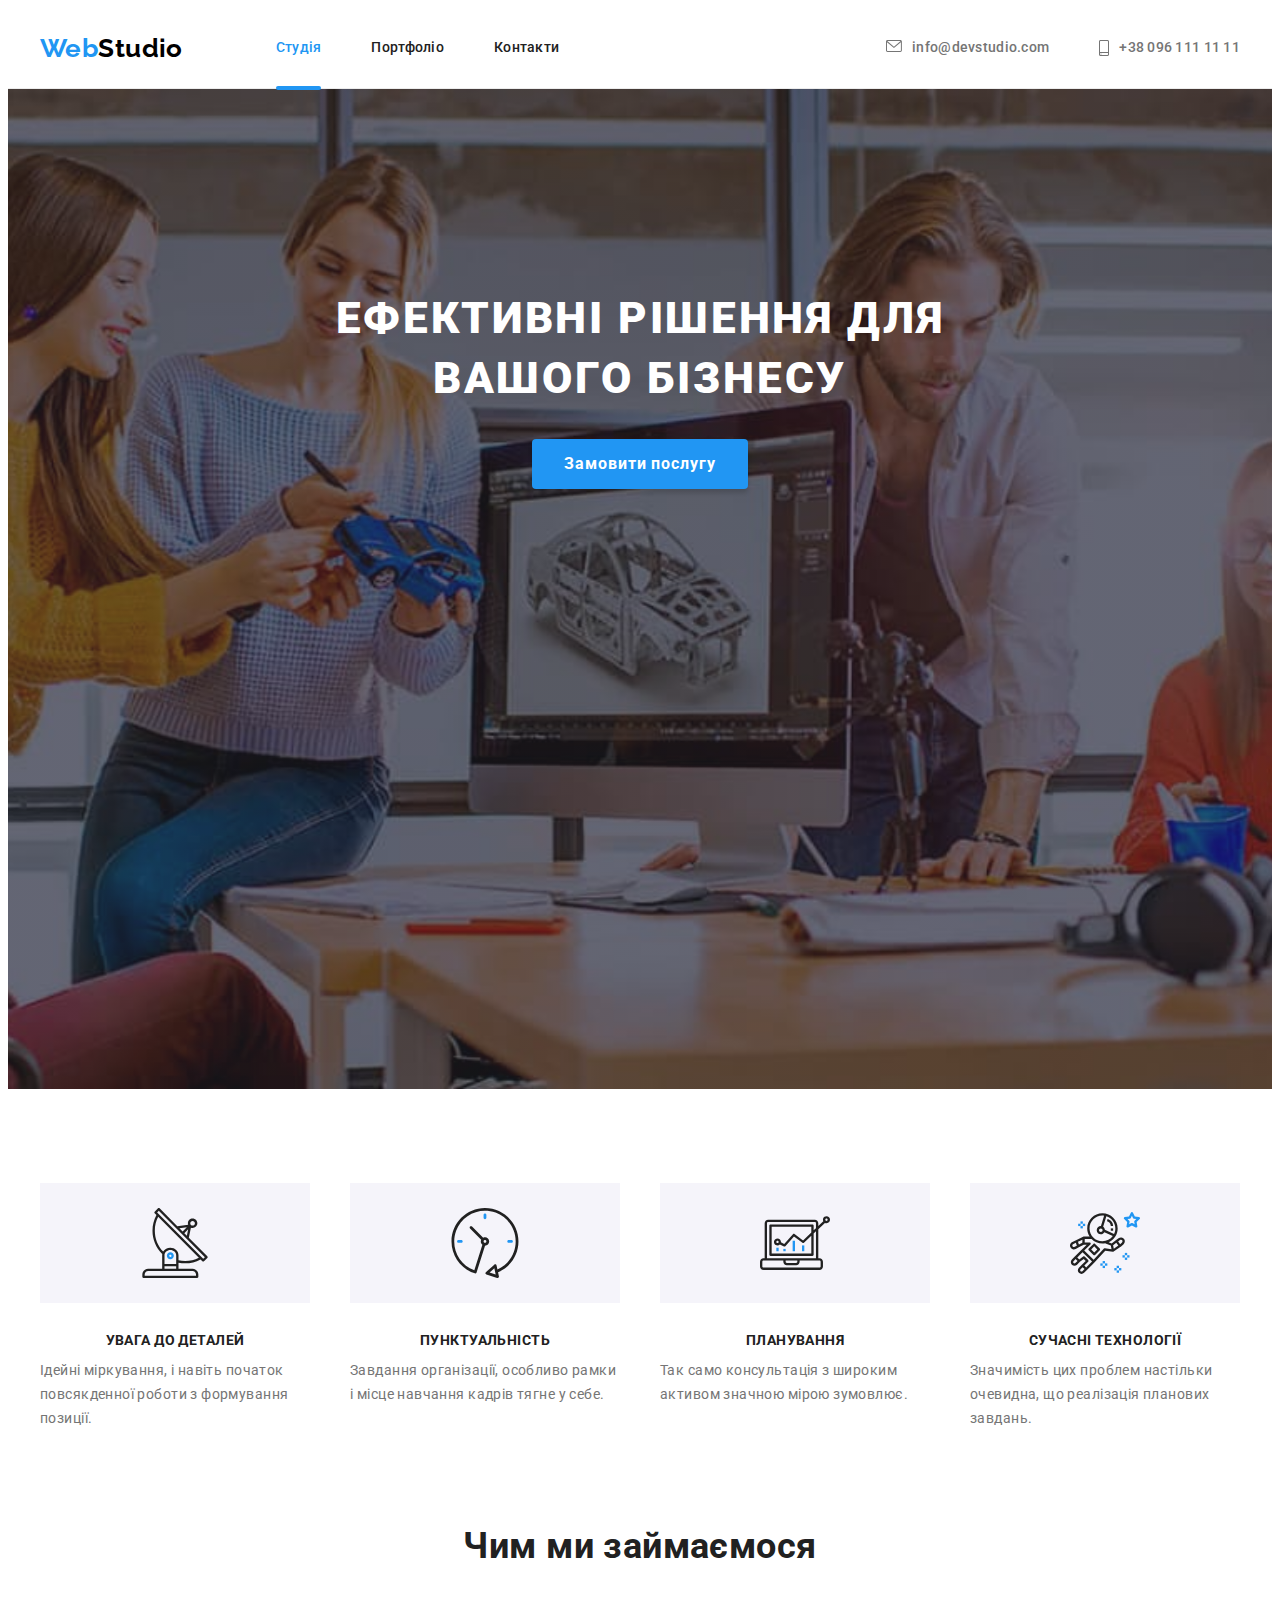
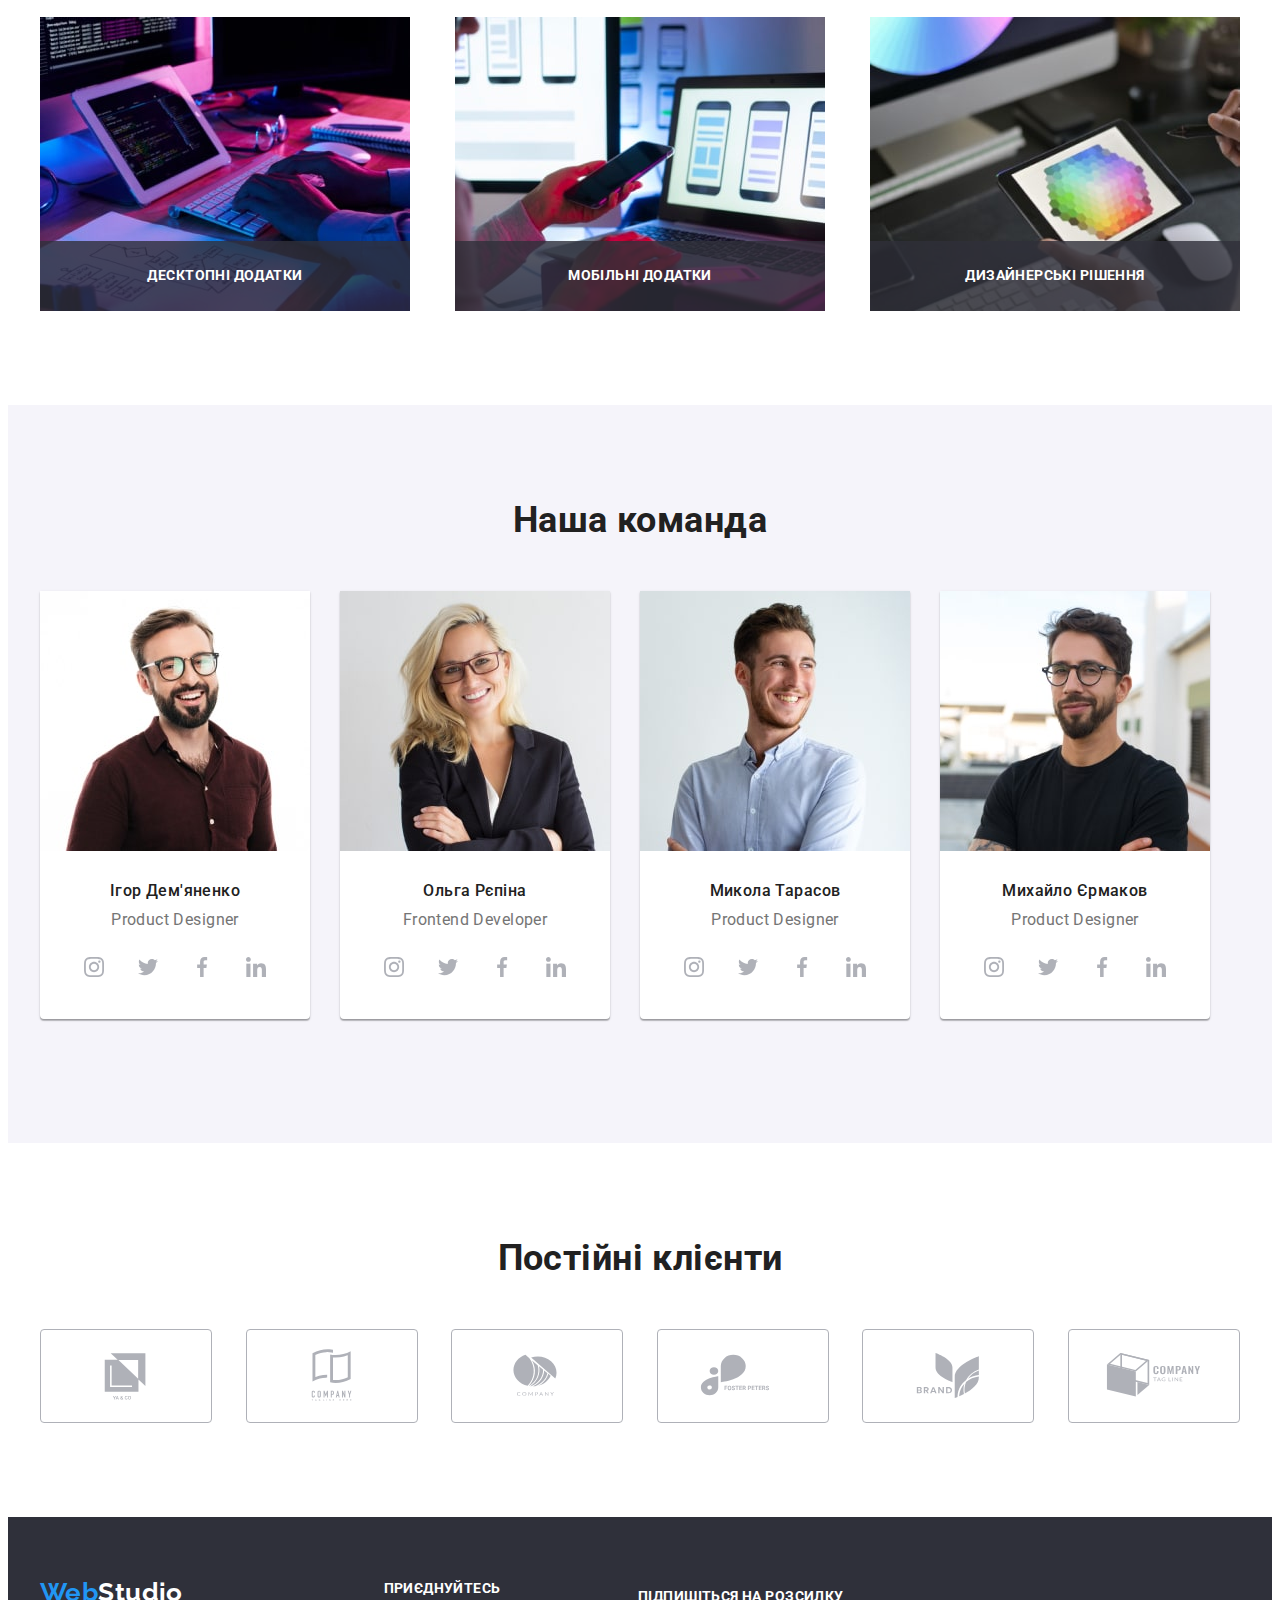
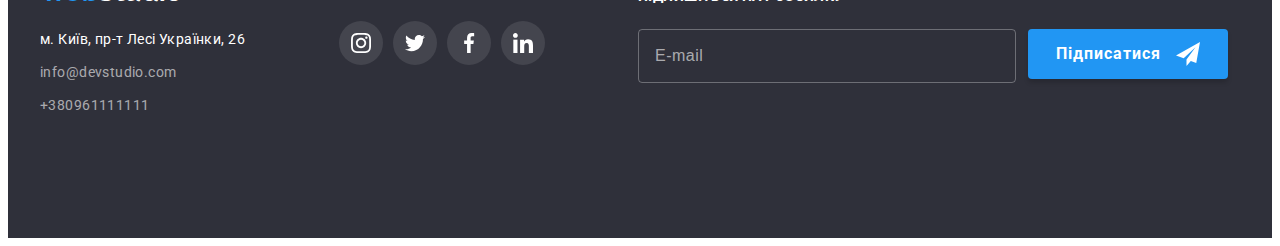
<file: index.html>
<!DOCTYPE html>
<html lang="uk">
  <head>
    <meta charset="UTF-8" />
    <meta http-equiv="X-UA-Compatible" content="IE=edge" />
    <meta name="viewport" content="width=device-width, initial-scale=1.0" />
    <title>WebStudio</title>
    <link
      rel="stylesheet"
      href="https://cdnjs.cloudflare.com/ajax/libs/modern-normalize/1.1.0/modern-normalize.min.css"
      integrity="sha512-wpPYUAdjBVSE4KJnH1VR1HeZfpl1ub8YT/NKx4PuQ5NmX2tKuGu6U/JRp5y+Y8XG2tV+wKQpNHVUX03MfMFn9Q=="
      crossorigin="anonymous"
      referrerpolicy="no-referrer"
    />
    <link rel="preconnect" href="https://fonts.googleapis.com" />
    <link rel="preconnect" href="https://fonts.gstatic.com" crossorigin />
    <link
      href="https://fonts.googleapis.com/css2?family=Raleway:wght@700&family=Roboto:wght@400;500;700;900&display=swap"
      rel="stylesheet"
    />
    <link rel="stylesheet" href="./css/main.min.css">
  </head>

  <body>
    <!-- header -->
    <header class="header__line">
      <div class="header container">
        <nav class="header">
          <a lang="en" href="./index.html" class="logo header__logo--position"
            >Web<span class="header__logo--color">Studio</span></a
          >
          <ul class="nav">
            <li class="nav__li">
              <a class="nav__link current" href="./index.html">Студія</a>
            </li>
            <li class="nav__li">
              <a class="nav__link" href="./portfolio.html">Портфоліо</a>
            </li>
            <li class="nav__li">
              <a class="nav__link" href="#">Контакти</a>
            </li>
          </ul>
        </nav>
        <ul class="auth">
          <li class="header__auth">
            <a class="auth__link" href="mailto:info@devstudio.com">
              <svg width="16" height="12" class="icon icon-position">
                <use href="./images/icons.svg#icon-envelope"></use>
              </svg>
              info@devstudio.com</a
            >
          </li>
          <li class="header__auth">
            <a class="auth__link" href="tel:+380961111111">
              <svg width="10" height="16" class="icon icon-position">
                <use href="./images/icons.svg#icon-smartphone"></use>
              </svg>
              +38 096 111 11 11</a
            >
          </li>
        </ul>

        <button class="burger" type="button" aria-expanded="false" aria-controls="mobile" data-menu-button> 
          <svg width="40" height="40">
          <use  class="burger__icon" href="./images/icons.svg#icon-burger"></use>
          <use  class="burger__close" href="./images/icons.svg#icon-menu-close"></use>
        </svg>
      </button>
      </div>

            <!-- mobile-modal -->
           <div class="mobile" data-menu>
              <div class="mobile-flex">
              
                <nav class="mobile__menu">
                  <ul class="mobile__nav">
                    <li class="mobile__li">
                      <a class="mobile__link active" href="./index.html">Студія</a>
                    </li>
                    <li class="mobile__li">
                      <a class="mobile__link" href="./portfolio.html">Портфоліо</a>
                    </li>
                    <li class="mobile__li">
                      <a class="mobile__link" href="#">Контакти</a>
                    </li>
                  </ul>
                </nav>
                <div>
                <ul class="mobile__auth">
                  <li class="mobile__contacts">
                    <a class="contacts__link contacts__link--colored" href="tel:+380961111111">
                      +38 096 111 11 11</a
                    >
                  </li>
                  <li class="mobile__contacts">
                    <a class="contacts__link " href="mailto:info@devstudio.com">
                      info@devstudio.com</a
                    >
                  </li>
                </ul>

                <ul class="social__lists">
                  <li class="social__link"> <a href="#"></a>Instagram</li>
                  <li class="social__link"> <a href="#"></a>Twitter</li>
                  <li class="social__link"> <a href="#"></a>Facebook</li>
                  <li class="social__link"> <a href="#"></a>LinkedIn</li>
                </ul>
                </div>
             </div>
          </div>
    </header>
    <!-- main -->
    <main>
      <!-- hero -->
      <section class="hero__background">
        <div class="hero__wrap container">
          <h1 class="hero__tittle hero__tittle-position">Ефективні рішення для вашого бізнесу</h1>
          <button data-modal-open type="button" class="button">Замовити послугу</button>
        </div>
      </section>

      <!-- benefits -->
      <section>
        <div class="container">
          <h2 class="visually-hidden">Наші переваги</h2>
          <ul class="benefits">
            <li class="benefits__list">
              <div class="benefits-wrap">
                <div class="benefits__icon">
                  <svg width="70" height="70">
                    <use href="./images/icons.svg#icon-antenna"></use>
                  </svg>
                </div>
                <h3 class="benefits__title">Увага до деталей</h3>
                <p>
                  Ідейні міркування, і навіть початок повсякденної роботи з
                  формування позиції.
                </p>
              </div>
            </li>

            <li class="benefits__list">
              <div class="benefits-wrap">
                <div class="benefits__icon">
                  <svg width="70" height="70">
                    <use href="./images/icons.svg#icon-clock"></use>
                  </svg>
                </div>
                <h3 class="benefits__title">Пунктуальність</h3>
                <p>
                  Завдання організації, особливо рамки і місце навчання кадрів
                  тягне у себе.
                </p>
              </div>
            </li>

            <li class="benefits__list">
              <div class="benefits-wrap">
                <div class="benefits__icon">
                  <svg width="70" height="70">
                    <use href="./images/icons.svg#icon-diagram"></use>
                  </svg>
                </div>
                <h3 class="benefits__title">Планування</h3>
                <p>
                  Так само консультація з широким активом значною мірою
                  зумовлює.
                </p>
              </div>
            </li>

            <li class="benefits__list">
              <div class="benefits-wrap">
                <div class="benefits__icon">
                  <svg width="70" height="70">
                    <use href="./images/icons.svg#icon-astronaut"></use>
                  </svg>
                </div>
                <h3 class="benefits__title">Сучасні технології</h3>
                <p>
                  Значимість цих проблем настільки очевидна, що реалізація
                  планових завдань.
                </p>
              </div>
            </li>
          </ul>
        </div>
      </section>
      <!-- our occupations -->
      <section class="section occupations-wrap">
        <div class="container">
          <h2 class="section__title">
            Чим ми займаємося
          </h2>
          <ul class="occupations">
            <li>
              <div class="occupations-thumb">
                <img
                srcset="./images/desctop-app-min.jpg 1x, ./images/desctop-app@2x-min.jpg 2x"
                src="./images/desctop-app-min.jpg"
                alt="людина набирає код"
                width="370"
                height="294"
              />
              <div class="occupations__description">
                <h3 class="occupations__tittle">Десктопні додатки</h3>
              </div>
              </div>
            </li>
            <li>
              <div class="occupations-thumb">
              <img
              srcset="./images/mobile-app-min.jpg 1x, ./images/mobile-app@2x-min.jpg 2x"
              src="./images/mobile-app-min.jpg"
                alt="жінка тримає телефон"
                width="370"
                height="294"
              />
              <div class="occupations__description">
                <h3 class="occupations__tittle">Мобільні додатки</h3>
              </div>
              </div>
            </li>
            <li>
              <div class="occupations-thumb">
              <img
              srcset="./images/designer-desisions-min.jpg 1x, ./images/designer-desisions@2x-min.jpg 2x"
              src="./images/designer-desisions-min.jpg"
                alt="людина обирає колір на планшеті"
                width="370"
                height="294"
              />
              <div class="occupations__description">
                <h3 class="occupations__tittle">Дизайнерські рішення</h3>
              </div>
              </div>
            </li>
          </ul>
        </div>
      </section>
      <!-- our team -->
      <section class="section team">
        <div class="container">
          <h2 class="section__title">Наша команда</h2>
          <ul class="team__list">
            <li class="team__position">
              <div class="team__box">
                <picture>
                  <source
                  srcset="./images/igor-min.jpg 1x, 
                  ./images/igor@2x-min.jpg 2x"
                  media="(min-width:1200px)"/>
                  <source srcset="./images/tablet/igor-min.jpg 1x, 
                  ./images/tablet/igor@2x-min.jpg 2x" 
                  media="(min-width:768px)"/>
                  <source srcset="./images/mobile/igor-min.jpg 1x, 
                  ./images/mobile/igor@2x-min.jpg 2x"
                   media="(max-width:767px)"/>
                <img
                  src="./images/igor-min.jpg"
                  alt="Ігор Дем'яненко"
                  width="270"
                  height="260"
                  class="team__position-main"
                />
              </picture>
                <h3 class="mates-name team__position-scnd">Ігор Дем'яненко</h3>
                <p class="mates-position" lang="en">Product Designer</p>
                <ul class="team__icons">
                  <li>
                    <a href="https://www.instagram.com/" class="icons__circle">
                      <svg width="20" height="20">
                        <use href="./images/icons.svg#icon-instagram"></use>
                      </svg>
                    </a>
                  </li>

                  <li>
                    <a href="https://twitter.com" class="icons__circle">
                      <svg width="20" height="20">
                        <use href="./images/icons.svg#icon-twitter"></use>
                      </svg>
                    </a>
                  </li>

                  <li>
                    <a href="https://www.facebook.com" class="icons__circle">
                      <svg width="20" height="20">
                        <use href="./images/icons.svg#icon-facebook"></use>
                      </svg>
                    </a>
                  </li>

                  <li>
                    <a href="https://ua.linkedin.com" class="icons__circle">
                      <svg width="20" height="20">
                        <use href="./images/icons.svg#icon-linkedin"></use>
                      </svg>
                    </a>
                  </li>
                </ul>
              </div>
            </li>

            <li class="team__position">
              <div class="team__box">
                <picture>
                  <source
                  srcset="./images/olga-min.jpg 1x, 
                  ./images/olga@2x-min.jpg 2x"
                  media="(min-width:1200px)"/>
                  <source srcset="./images/tablet/olga-min.jpg 1x, 
                  ./images/tablet/olga@2x-min.jpg 2x" 
                  media="(min-width:768px)"/>
                  <source srcset="./images/mobile/olga-min.jpg 1x, 
                  ./images/mobile/olga@2x-min.jpg 2x"
                   media="(max-width:767px)"/>
                <img
                  src="./images/olga-min.jpg"
                  alt="Ольга Рєпіна"
                  width="270"
                  height="260"
                  class="team__position-main"
                />
              </picture>
                <h3 class="mates-name team__position-scnd">Ольга Рєпіна</h3>
                <p class="mates-position" lang="en">Frontend Developer</p>
                <ul class="team__icons">
                  <li>
                    <a href="https://www.instagram.com/" class="icons__circle">
                      <svg width="20" height="20">
                        <use href="./images/icons.svg#icon-instagram"></use>
                      </svg>
                    </a>
                  </li>

                  <li>
                    <a href="https://twitter.com" class="icons__circle">
                      <svg width="20" height="20">
                        <use href="./images/icons.svg#icon-twitter"></use>
                      </svg>
                    </a>
                  </li>

                  <li>
                    <a href="https://www.facebook.com" class="icons__circle">
                      <svg width="20" height="20">
                        <use href="./images/icons.svg#icon-facebook"></use>
                      </svg>
                    </a>
                  </li>

                  <li>
                    <a href="https://ua.linkedin.com" class="icons__circle">
                      <svg width="20" height="20">
                        <use href="./images/icons.svg#icon-linkedin"></use>
                      </svg>
                    </a>
                  </li>
                </ul>
              </div>
            </li>

            <li class="team__position">
              <div class="team__box">
                <picture>
                  <source
                  srcset="./images/mykola-min.jpg 1x, 
                  ./images/mykola@2x-min.jpg 2x"
                  media="(min-width:1200px)"/>
                  <source srcset="./images/tablet/mykola-min.jpg 1x, 
                  ./images/tablet/mykola@2x-min.jpg 2x" 
                  media="(min-width:768px)"/>
                  <source srcset="./images/mobile/mykola-min.jpg 1x, 
                  ./images/mobile/mykola@2x-min.jpg 2x"
                   media="(max-width:767px)"/>
                <img
                  src="./images/mykola-min.jpg"
                  alt="Микола Тарасов"
                  width="270"
                  height="260"
                  class="team__position-main"
                />
              </picture>
                <h3 class="mates-name team__position-scnd">Микола Тарасов</h3>
                <p class="mates-position" lang="en">Product Designer</p>
                <ul class="team__icons">
                  <li>
                    <a href="https://www.instagram.com/" class="icons__circle">
                      <svg width="20" height="20">
                        <use href="./images/icons.svg#icon-instagram"></use>
                      </svg>
                    </a>
                  </li>

                  <li>
                    <a href="https://twitter.com" class="icons__circle">
                      <svg width="20" height="20">
                        <use href="./images/icons.svg#icon-twitter"></use>
                      </svg>
                    </a>
                  </li>

                  <li>
                    <a href="https://www.facebook.com" class="icons__circle">
                      <svg width="20" height="20">
                        <use href="./images/icons.svg#icon-facebook"></use>
                      </svg>
                    </a>
                  </li>

                  <li>
                    <a href="https://ua.linkedin.com" class="icons__circle">
                      <svg width="20" height="20">
                        <use href="./images/icons.svg#icon-linkedin"></use>
                      </svg>
                    </a>
                  </li>
                </ul>
              </div>
            </li>

            <li class="team__position">
              <div class="team__box">
                <picture>
                  <source
                  srcset="./images/mykhailo-min.jpg 1x, 
                  ./images/mykhailo@2x-min.jpg 2x"
                  media="(min-width:1200px)"/>
                  <source srcset="./images/tablet/mykhailo-min.jpg 1x, 
                  ./images/tablet/mykhailo@2x-min.jpg 2x" 
                  media="(min-width:768px)"/>
                  <source srcset="./images/mobile/mykhailo-min.jpg 1x, 
                  ./images/mobile/mykhailo@2x-min.jpg 2x"
                   media="(max-width:767px)"/>
                <img
                  src="./images/mykhailo-min.jpg"
                  alt="Михайло Єрмаков"
                  width="270"
                  height="260"
                  class="team__position-main"
                />
              </picture>
                <h3 class="mates-name team__position-scnd">Михайло Єрмаков</h3>
                <p class="mates-position" lang="en">Product Designer</p>
                <ul class="team__icons">
                  <li>
                    <a href="https://www.instagram.com/" class="icons__circle">
                      <svg width="20" height="20">
                        <use href="./images/icons.svg#icon-instagram"></use>
                      </svg>
                    </a>
                  </li>

                  <li>
                    <a href="https://twitter.com" class="icons__circle">
                      <svg width="20" height="20">
                        <use href="./images/icons.svg#icon-twitter"></use>
                      </svg>
                    </a>
                  </li>

                  <li>
                    <a href="https://www.facebook.com" class="icons__circle">
                      <svg width="20" height="20">
                        <use href="./images/icons.svg#icon-facebook"></use>
                      </svg>
                    </a>
                  </li>

                  <li>
                    <a href="https://ua.linkedin.com" class="icons__circle">
                      <svg width="20" height="20">
                        <use href="./images/icons.svg#icon-linkedin"></use>
                      </svg>
                    </a>
                  </li>
                </ul>
              </div>
            </li>
          </ul>
        </div>
      </section>
      <!-- clients -->
      <section class="section">
        <div class="container">
          <h2 class="section__title">Постійні клієнти</h2>
          <ul class="clients">
            <li class="clients__list">
              <a href="#" class="clients__box">
                <svg width="106" height="60">
                  <use href="./images/icons.svg#icon-Logofirst"></use>
                </svg>
              </a>
            </li>
            <li class="clients__list">
              <a href="#" class="clients__box">
                <svg width="106" height="60">
                  <use href="./images/icons.svg#icon-Logosecond"></use>
                </svg>
              </a>
            </li>
            <li class="clients__list">
              <a href="#" class="clients__box">
                <svg width="106" height="60">
                  <use href="./images/icons.svg#icon-Logothird"></use>
                </svg>
              </a>
            </li>
            <li class="clients__list">
              <a href="#" class="clients__box">
                <svg width="106" height="60">
                  <use href="./images/icons.svg#icon-Logoforth"></use>
                </svg>
              </a>
            </li>
            <li class="clients__list">
              <a href="#" class="clients__box">
                <svg width="106" height="60">
                  <use href="./images/icons.svg#icon-Logofive"></use>
                </svg>
              </a>
            </li>
            <li class="clients__list">
              <a href="#" class="clients__box">
                <svg width="106" height="60">
                  <use href="./images/icons.svg#icon-Logosix"></use>
                </svg>
              </a>
            </li>
          </ul>
        </div>
      </section>
    </main>

    <!-- footer -->
    <footer class="footer">
      <div class="container footer-flex">
      <div class="footer-media">
        <div class="address__box">
          <a class="logo footer__logo" lang="en" href="./index.html"
            >Web<span class="footer__logo--colored">Studio</span>
          </a>
          <address>
            <ul>
              <li class="address__wrap">
                <a
                  class="address"
                  href="https://goo.gl/maps/CPtrU1FHBa2aNyZL9"
                  target="_blank"
                  rel="noopener noreferrer nofollow"
                  >м. Київ, пр-т Лесі Українки, 26</a
                >
              </li>
              <li class="address__wrap">
                <a class="footer__auth" href="mailto:info@devstudio.com"
                  >info@devstudio.com</a
                >
              </li>
              <li class="address__wrap">
                <a class="footer__auth" href="tel:+380961111111"
                  >+380961111111</a
                >
              </li>
            </ul>
          </address>
        </div>
        <div class="social">
          <h3 class="social__tittle social__tittle-position">Приєднуйтесь</h3>
          <ul class="social__list">
            <li>
              <a href="https://www.instagram.com/" class="list__wrap">
                <svg width="20" height="20">
                  <use href="./images/icons.svg#icon-instagram"></use>
                </svg>
              </a>
            </li>

            <li>
              <a href="https://twitter.com" class="list__wrap">
                <svg width="20" height="20">
                  <use href="./images/icons.svg#icon-twitter"></use>
                </svg>
              </a>
            </li>

            <li>
              <a href="https://www.facebook.com" class="list__wrap">
                <svg width="20" height="20">
                  <use href="./images/icons.svg#icon-facebook"></use>
                </svg>
              </a>
            </li>

            <li>
              <a href="https://ua.linkedin.com" class="list__wrap">
                <svg width="20" height="20">
                  <use href="./images/icons.svg#icon-linkedin"></use>
                </svg>
              </a>
            </li>
          </ul>
        </div>
      </div>
        <div class="footer__form">
          <div class="form-position">
            <h3 class="social__tittle social__tittle-position">Підпишіться на розсилку</h3>
            <form>
              <input class="footer__input" type="email" placeholder="E-mail">
            </form>
          </div>
          <button type="submit" class="button button-footer">Підписатися<svg width="24" height="24" class="footer__botton">
            <use href="./images/icons.svg#icon-send"></use>
          </svg></button>
        </div>
      </div>
    </footer>
      <!-- modal -->

      <div class="backdrop is-hidden" data-modal>
        <div class="modal">
          <button data-modal-close type="button" class="modal__cross">
            <svg width="18" height="18">
              <use href="./images/icons.svg#icon-croses"></use>
            </svg>
          </button>
          <span class="modal__title">Залиште свої дані, ми вам передзвонимо</span>
          <form class="modal__position">
           <div class="input">
            <lable for="user" class="input__lable"> Ім'я </label>
            <input type="text" name="user" id="user" placeholder=" " class="form">
            <svg class="form__icon" width="18" height="18">
              <use href="./images/icons.svg#icon-user"></use>
            </svg>
            </div>
           
           <div class="input">
            <lable for="phone" class="input__lable"> Телефон </label>
            <input type="tel" name="phone" id="phone" placeholder=" " class="form">
            <svg class="form__icon" width="18" height="18">
              <use href="./images/icons.svg#icon-phone"></use>
            </svg>
            </div>
           
           <div class="input">
            <label for="e-mail" class="input__lable"> Пошта </label>
            <input type="email" name="e-mail" id="e-mail" placeholder=" " class="form">
            <svg class="form__icon" width="18" height="18">
              <use href="./images/icons.svg#icon-email"></use>
            </svg>
            </div>
            <label for="message">Коментар</label>
            <textarea class="form__textarea" name="user_message" id="message" rows="5" placeholder="Введіть текст"></textarea>
                <label class="checkbox__position" name="agree">
                  <input type="checkbox" name="agree" class="input__checkbox visually-hidden"> 
                  <div class="checkbox">
                    <svg width="16" height="15">
                      <use href="./images/icons.svg#icon-check-icon"></use>
                    </svg>
                  </div>
                  Погоджуюсь з розсилкою та приймаю <a href="#" class="modal__anchor">Умови договору</a></label>
          </form>
          <button type="submit" class="button button-modal">Відправити</button>

        </div>
      </div>

      <script src="./js/mobile-menu.js"></script>
    <script src="./js/modal.js"></script>
</body>


</html>
</file>
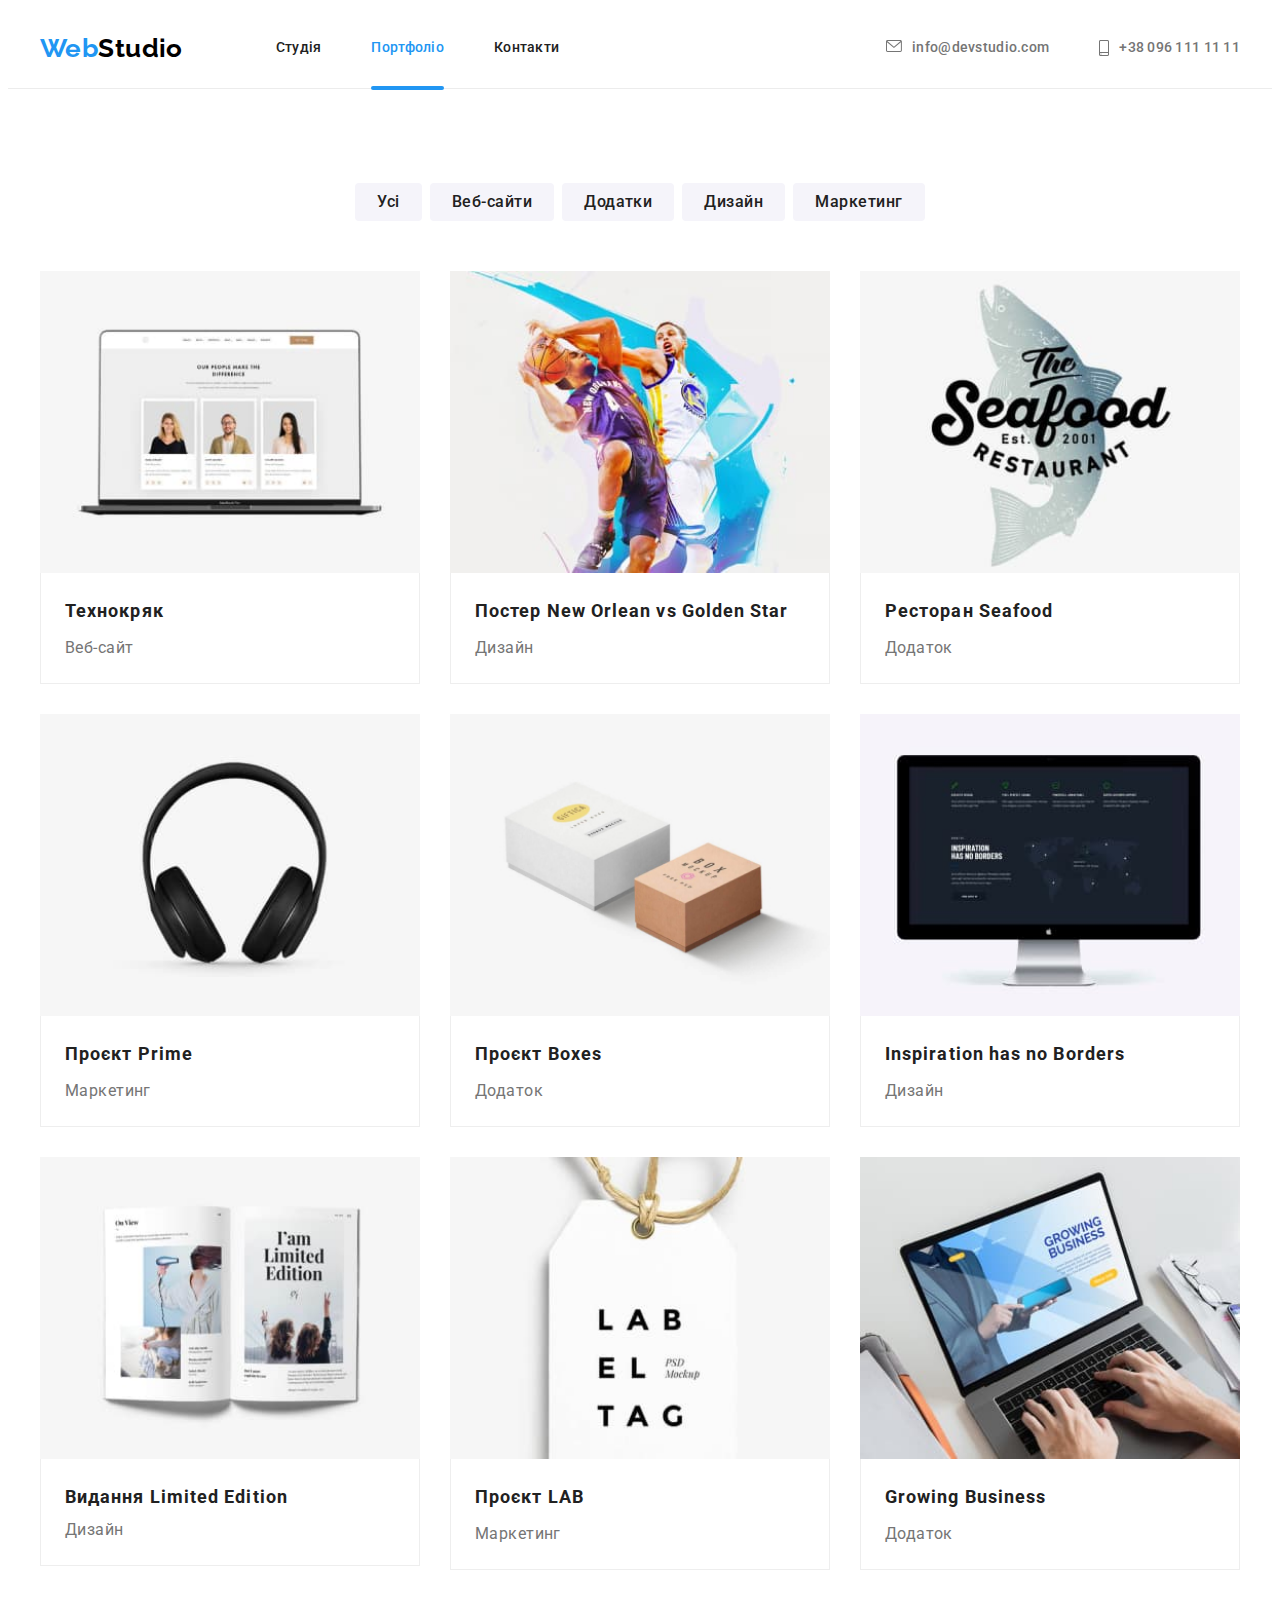
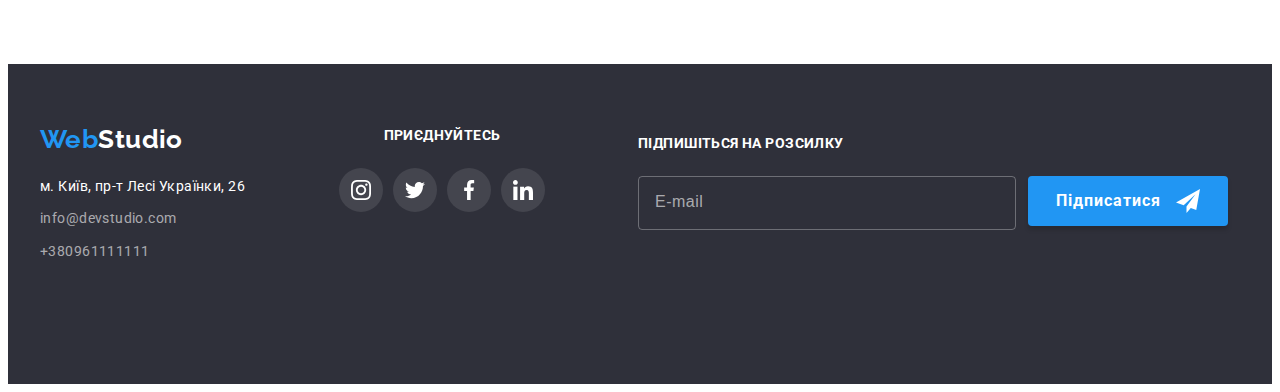
<file: portfolio.html>
<!DOCTYPE html>
<html lang="uk">
  <head>
    <meta charset="UTF-8" />
    <meta http-equiv="X-UA-Compatible" content="IE=edge" />
    <meta name="viewport" content="width=device-width, initial-scale=1.0" />
    <title>Portfolio</title>
    <link rel="preconnect" href="https://fonts.googleapis.com" />
    <link rel="preconnect" href="https://fonts.gstatic.com" crossorigin />
    <link
    rel="stylesheet"
    href="https://cdnjs.cloudflare.com/ajax/libs/modern-normalize/1.1.0/modern-normalize.min.css"
    integrity="sha512-wpPYUAdjBVSE4KJnH1VR1HeZfpl1ub8YT/NKx4PuQ5NmX2tKuGu6U/JRp5y+Y8XG2tV+wKQpNHVUX03MfMFn9Q=="
    crossorigin="anonymous"
    referrerpolicy="no-referrer"
    />
    <link
      href="https://fonts.googleapis.com/css2?family=Raleway:wght@700&family=Roboto:wght@400;500;700;900&display=swap"
      rel="stylesheet"
    />
    <link rel="stylesheet" href="./css/main.min.css">
  </head>
  <body>
    <!-- header -->
    <header class="header__line">
      <div class="header container">
        <nav class="header">
          <a lang="en" href="./index.html" class="logo header__logo--position"
            >Web<span class="header__logo--color">Studio</span></a
          >
          <ul class="nav">
            <li class="nav__li">
              <a class="nav__link " href="./index.html">Студія</a>
            </li>
            <li class="nav__li">
              <a class="nav__link current" href="./portfolio.html">Портфоліо</a>
            </li>
            <li class="nav__li">
              <a class="nav__link" href="#">Контакти</a>
            </li>
          </ul>
        </nav>
        <ul class="auth">
          <li class="header__auth">
            <a class="auth__link" href="mailto:info@devstudio.com">
              <svg width="16" height="12" class="icon icon-position">
                <use href="./images/icons.svg#icon-envelope"></use>
              </svg>
              info@devstudio.com</a
            >
          </li>
          <li class="header__auth">
            <a class="auth__link" href="tel:+380961111111">
              <svg width="10" height="16" class="icon icon-position">
                <use href="./images/icons.svg#icon-smartphone"></use>
              </svg>
              +38 096 111 11 11</a
            >
          </li>
        </ul>

        <button class="burger" type="button" aria-expanded="false" aria-controls="mobile" data-menu-button> 
          <svg width="40" height="40">
          <use  class="burger__icon" href="./images/icons.svg#icon-burger"></use>
          <use  class="burger__close" href="./images/icons.svg#icon-menu-close"></use>
        </svg>
      </button>
      </div>

            <!-- mobile-modal -->
            <div class="mobile" data-menu>
              <nav class="mobile__menu">
                <ul class="mobile__nav">
                  <li class="mobile__li">
                    <a class="mobile__link " href="./index.html">Студія</a>
                  </li>
                  <li class="mobile__li">
                    <a class="mobile__link active" href="./portfolio.html">Портфоліо</a>
                  </li>
                  <li class="mobile__li">
                    <a class="mobile__link" href="#">Контакти</a>
                  </li>
                </ul>
              </nav>
              <ul class="mobile__auth">
                <li class="mobile__contacts">
                  <a class="contacts__link contacts__link--colored" href="tel:+380961111111">
                    +38 096 111 11 11</a
                  >
                </li>
                <li class="mobile__contacts">
                  <a class="contacts__link " href="mailto:info@devstudio.com">
                    info@devstudio.com</a
                  >
                </li>
              </ul>

              <ul class="social__lists">
                <li class="social__link"> <a href="#"></a>Instagram</li>
                <li class="social__link"> <a href="#"></a>Twitter</li>
                <li class="social__link"> <a href="#"></a>Facebook</li>
                <li class="social__link"> <a href="#"></a>LinkedIn</li>
              </ul>
            </div>
    </header>
    <!-- main -->
    <main>
      <section class="section">
        <div class="container">
          <h1 class="visually-hidden">Приклади робіт</h1>
          <ul class="filter">
            <li class="filter__link"><button type="button" class="filter__button">Усі</button></li>
            <li class="filter__link"><button type="button" class="filter__button">Веб-сайти</button></li>
            <li class="filter__link"><button type="button" class="filter__button">Додатки</button></li>
            <li class="filter__link"><button type="button" class="filter__button">Дизайн</button></li>
            <li class="filter__link"><button type="button" class="filter__button">Маркетинг</button></li>
          </ul>
          <ul class="projects-flex">
            <li class="projects projects-position">
              <a class="projects__link" href="#">
              <div class="thumb">
                <picture>
                  <source
                  srcset="./images/technokhryak.jpg 1x, 
                  ./images/technokhryak@2x-min.jpg 2x"
                  media="(min-width:1200px)"/>
                  <source srcset="./images/tablet/technokhryak-min.jpg 1x, 
                  ./images/tablet/technokhryak@2x-min.jpg 2x" 
                  media="(min-width:768px)"/>
                  <source srcset="./images/mobile/technokhryak-min.jpg 1x, 
                  ./images/mobile/technokhryak@2x-min.jpg 2x"
                   media="(max-width:767px)"/>
                <img src="./images/technokhryak.jpg" alt="McBook Pro screen"
                 width="370" height="294" />
                </picture>
                <div class="portf-overlay">
                  <p>Ресурс пропонує комплексні пропозиції з різним рівнем функціоналу та сервісів.
                     Все це дозволить відвідувачу отримати вичерпні відомості про компанію чи приватну особу.</p>
                </div>
              </div>
              <div class="projects__box">
                <h2 class="projects__title projects__title-position">Технокряк</h2>
                <p class="projects__description projects__media">Веб-сайт</p>
              </div>
            </a>
            </li>
            <li class="projects projects-position">
              <a class="projects__link" href="#">
              <div class="thumb">
                <picture>
                  <source
                  srcset="./images/new-orlean.jpg 1x, 
                  ./images/new-orlean@2x-min.jpg 2x"
                  media="(min-width:1200px)"/>
                  <source srcset="./images/tablet/new-orlean-min.jpg 1x, 
                  ./images/tablet/new-orlean@2x-min.jpg 2x" 
                  media="(min-width:768px)"/>
                  <source srcset="./images/mobile/new-orlean-min.jpg 1x, 
                  ./images/mobile/new-orlean@2x-min.jpg 2x"
                   media="(max-width:767px)"/>
              <img
                src="./images/new-orlean.jpg"
                alt="two bascketball players"
                width="370"
                height="294"
              />
            </picture>
              <div class="portf-overlay">
                <p>Ресурс пропонує комплексні пропозиції з різним рівнем функціоналу та сервісів.
                   Все це дозволить відвідувачу отримати вичерпні відомості про компанію чи приватну особу.</p>
                </div>
              </div>
              <div class="projects__box">
                <h2 class="projects__title projects__title-position">
                  Постер <span lang="en">New Orlean vs Golden Star</span>
                </h2>
                <p class="projects__description">Дизайн</p>
              </div>
            </a>
            </li>
            <li class="projects projects-position">
              <a class="projects__link" href="#">
              <div class="thumb">
                <picture>
                  <source
                  srcset="./images/seafood.jpg 1x, 
                  ./images/seafood@2x-min.jpg 2x"
                  media="(min-width:1200px)"/>
                  <source srcset="./images/tablet/seafood-min.jpg 1x, 
                  ./images/tablet/seafood@2x-min.jpg 2x" 
                  media="(min-width:768px)"/>
                  <source srcset="./images/mobile/seafood-min.jpg 1x, 
                  ./images/mobile/seafood@2x-min.jpg 2x"
                   media="(max-width:767px)"/>
              <img src="./images/seafood.jpg" alt="resturant logo" 
              width="370" height="294" />
            </picture>
              <div class="portf-overlay">
                <p>Ресурс пропонує комплексні пропозиції з різним рівнем функціоналу та сервісів.
                   Все це дозволить відвідувачу отримати вичерпні відомості про компанію чи приватну особу.</p>
              </div>
            </div>
              <div class="projects__box">
                <h2 class="projects__title projects__title-position">Ресторан <span lang="en"></span> Seafood</h2>
                <p class="projects__description">Додаток</p>
              </div>
            </a>
            </li>
            <li class="projects projects-position">
              <a class="projects__link" href="#">
              <div class="thumb">
                <picture>
                  <source
                  srcset="./images/prime.jpg 1x, 
                  ./images/prime@2x-min.jpg 2x"
                  media="(min-width:1200px)"/>
                  <source srcset="./images/tablet/prime-min.jpg 1x, 
                  ./images/tablet/prime@2x-min.jpg 2x" 
                  media="(min-width:768px)"/>
                  <source srcset="./images/mobile/prime-min.jpg 1x, 
                  ./images/mobile/prime@2x-min.jpg 2x"
                   media="(max-width:767px)"/>
              <img src="./images/prime.jpg" alt="headphones" 
              width="370" height="294" />
            </picture>
              <div class="portf-overlay">
                <p>Ресурс пропонує комплексні пропозиції з різним рівнем функціоналу та сервісів.
                   Все це дозволить відвідувачу отримати вичерпні відомості про компанію чи приватну особу.</p>
              </div>
            </div>
              <div class="projects__box">
                <h2 class="projects__title projects__title-position">Проєкт <span lang="en">Prime</span></h2>
                <p class="projects__description">Маркетинг</p>
              </div>
            </a>
            </li>
            <li class="projects projects-position">
              <a class="projects__link" href="#">
              <div class="thumb">
                <picture>
                  <source
                  srcset="./images/boxes.jpg 1x, 
                  ./images/boxes@2x-min.jpg 2x"
                  media="(min-width:1200px)"/>
                  <source srcset="./images/tablet/boxes-min.jpg 1x, 
                  ./images/tablet/boxes@2x-min.jpg 2x" 
                  media="(min-width:768px)"/>
                  <source srcset="./images/mobile/boxes-min.jpg 1x, 
                  ./images/mobile/boxes@2x-min.jpg 2x"
                   media="(max-width:767px)"/>
              <img src="./images/boxes.jpg" alt="two boxes" 
              width="370" height="294" />
            </picture>
              <div class="portf-overlay">
                <p>Ресурс пропонує комплексні пропозиції з різним рівнем функціоналу та сервісів.
                   Все це дозволить відвідувачу отримати вичерпні відомості про компанію чи приватну особу.</p>
              </div>
            </div>
              <div class="projects__box">
                <h2 class="projects__title projects__title-position">Проєкт <span lang="en"> Boxes </span></h2>
                <p class="projects__description">Додаток</p>
              </div>
            </a>
            </li>
            <li class="projects projects-position">
              <a class="projects__link" href="#">
              <div class="thumb">
                <picture>
                  <source
                  srcset="./images/insparation.jpg 1x, 
                  ./images/insparation@2x-min.jpg 2x"
                  media="(min-width:1200px)"/>
                  <source srcset="./images/tablet/insparation-min.jpg 1x, 
                  ./images/tablet/insparation@2x-min.jpg 2x" 
                  media="(min-width:768px)"/>
                  <source srcset="./images/mobile/insparation-min.jpg 1x, 
                  ./images/mobile/insparation@2x-min.jpg 2x"
                   media="(max-width:767px)"/>
              <img
                src="./images/insparation.jpg"
                alt="computer screen"
                width="370"
                height="294"
              />
            </picture>
              <div class="portf-overlay">
                <p>Ресурс пропонує комплексні пропозиції з різним рівнем функціоналу та сервісів.
                   Все це дозволить відвідувачу отримати вичерпні відомості про компанію чи приватну особу.</p>
              </div>
            </div>
              <div class="projects__box">
                <h2 class="projects__title projects__title-position" lang="en">Inspiration has no Borders</h2>
                <p class="projects__description">Дизайн</p>
              </div>
            </a>
            </li>
            <li class="projects projects-position">
              <a class="projects__link" href="#">
              <div class="thumb">
                <picture>
                  <source
                  srcset="./images/limited-edition.jpg 1x, 
                  ./images/limited-edition@2x-min.jpg 2x"
                  media="(min-width:1200px)"/>
                  <source srcset="./images/tablet/limited-edition-min.jpg 1x, 
                  ./images/tablet/limited-edition@2x-min.jpg 2x" 
                  media="(min-width:768px)"/>
                  <source srcset="./images/mobile/limited-edition-min.jpg 1x, 
                  ./images/mobile/limited-edition@2x-min.jpg 2x"
                   media="(max-width:767px)"/>
              <img src="./images/limited-edition.jpg" alt="book" 
              width="370" height="294" />
            </picture>
              <div class="portf-overlay">
                <p>Ресурс пропонує комплексні пропозиції з різним рівнем функціоналу та сервісів.
                   Все це дозволить відвідувачу отримати вичерпні відомості про компанію чи приватну особу.</p>
              </div>
            </div>
              <div class="projects__box">
                <h2 class="projects__title">Видання <span lang="en"></span> Limited Edition</h2>
                <p class="projects__description">Дизайн</p>
              </div>
            </a>
            </li>
            <li class="projects projects-position">
              <a class="projects__link" href="#">
              <div class="thumb">
                <picture>
                  <source
                  srcset="./images/lab.jpg 1x, 
                  ./images/lab@2x-min.jpg 2x"
                  media="(min-width:1200px)"/>
                  <source srcset="./images/tablet/lab-min.jpg 1x, 
                  ./images/tablet/lab@2x-min.jpg 2x" 
                  media="(min-width:768px)"/>
                  <source srcset="./images/mobile/lab-min.jpg 1x, 
                  ./images/mobile/lab@2x-min.jpg 2x"
                   media="(max-width:767px)"/>
              <img src="./images/lab.jpg" alt="product lable"
               width="370" height="294" />
              </picture>
              <div class="portf-overlay">
                <p>Ресурс пропонує комплексні пропозиції з різним рівнем функціоналу та сервісів.
                   Все це дозволить відвідувачу отримати вичерпні відомості про компанію чи приватну особу.</p>
              </div>
            </div>
              <div class="projects__box">
                <h2 class="projects__title projects__title-position">Проєкт LAB</h2>
                <p class="projects__description">Маркетинг</p>
              </div>
            </a>
            </li>
            <li class="projects projects-position">
              <a class="projects__link" href="#">
              <div class="thumb">
                <picture>
                  <source
                  srcset="./images/business.jpg 1x, 
                  ./images/business@2x-min.jpg 2x"
                  media="(min-width:1200px)"/>
                  <source srcset="./images/tablet/business-min.jpg 1x, 
                  ./images/tablet/business@2x-min.jpg 2x" 
                  media="(min-width:768px)"/>
                  <source srcset="./images/mobile/business-min.jpg 1x, 
                  ./images/mobile/business@2x-min.jpg 2x"
                   media="(max-width:767px)"/>
              <img
                src="./images/business.jpg"
                alt="man typing using the notebook"
                width="370"
                height="294"
              />
            </picture>
              <div class="portf-overlay">
                <p>Ресурс пропонує комплексні пропозиції з різним рівнем функціоналу та сервісів.
                   Все це дозволить відвідувачу отримати вичерпні відомості про компанію чи приватну особу.</p>
              </div>
            </div>
              <div class="projects__box">
                <h2 class="projects__title projects__title-position" lang="en">Growing Business</h2>
                <p class="projects__description">Додаток</p>
              </div>
            </a>
            </li>
          </ul>
        </div>
      </section>
    </main>
    <!-- footer -->
    <footer class="footer">
      <div class="container footer-flex">
      <div class="footer-media">
        <div class="address__box">
          <a class="logo footer__logo" lang="en" href="./index.html"
            >Web<span class="footer__logo--colored">Studio</span>
          </a>
          <address>
            <ul>
              <li class="address__wrap">
                <a
                  class="address"
                  href="https://goo.gl/maps/CPtrU1FHBa2aNyZL9"
                  target="_blank"
                  rel="noopener noreferrer nofollow"
                  >м. Київ, пр-т Лесі Українки, 26</a
                >
              </li>
              <li class="address__wrap">
                <a class="footer__auth" href="mailto:info@devstudio.com"
                  >info@devstudio.com</a
                >
              </li>
              <li class="address__wrap">
                <a class="footer__auth" href="tel:+380961111111"
                  >+380961111111</a
                >
              </li>
            </ul>
          </address>
        </div>
        <div class="social">
          <h3 class="social__tittle social__tittle-position">Приєднуйтесь</h3>
          <ul class="social__list">
            <li>
              <a href="https://www.instagram.com/" class="list__wrap">
                <svg width="20" height="20">
                  <use href="./images/icons.svg#icon-instagram"></use>
                </svg>
              </a>
            </li>

            <li>
              <a href="https://twitter.com" class="list__wrap">
                <svg width="20" height="20">
                  <use href="./images/icons.svg#icon-twitter"></use>
                </svg>
              </a>
            </li>

            <li>
              <a href="https://www.facebook.com" class="list__wrap">
                <svg width="20" height="20">
                  <use href="./images/icons.svg#icon-facebook"></use>
                </svg>
              </a>
            </li>

            <li>
              <a href="https://ua.linkedin.com" class="list__wrap">
                <svg width="20" height="20">
                  <use href="./images/icons.svg#icon-linkedin"></use>
                </svg>
              </a>
            </li>
          </ul>
        </div>
      </div>
        <div class="footer__form">
          <div class="form-position">
            <h3 class="social__tittle social__tittle-position">Підпишіться на розсилку</h3>
            <form>
              <input class="footer__input" type="email" placeholder="E-mail">
            </form>
          </div>
          <button type="submit" class="button button-footer">Підписатися<svg width="24" height="24" class="footer__botton">
            <use href="./images/icons.svg#icon-send"></use>
          </svg></button>
        </div>
      </div>
    </footer>
  </body>
  <script src="./js/mobile-menu.js"></script>
  </html>
</file>
<file: css/main.min.css>
:root{--primary-text-color: #757575;--title-text-color: #212121;--accent-color: #2196f3;--primary-white-color: #ffffff;--background-color-dark: #2f303a;--background-color-light: #f5f4fa;--active-button-color: #188ce8;--border-color-portf: #eeeeee;--headre-border-color: #ececec;--nav-address-color: rgba(255, 255, 255, 0.6);--icon-color: #afb1b8;--backdrop-color: #0000001a;--primary-black-color: #000000;--footer-sm-bckground: rgba(255, 255, 255, 0.1)}.visually-hidden{position:absolute;width:1px;height:1px;margin:-1px;border:0;padding:0;white-space:nowrap;-webkit-clip-path:inset(100%);clip-path:inset(100%);clip:rect(0 0 0 0);overflow:hidden}.is-hidden{visibility:hidden;opacity:0;pointer-events:none}body{background-color:var(--primary-white-color);color:var(--primary-text-color);font-family:"Roboto",sans-serif;font-size:14px;line-height:1.71;letter-spacing:.03em}p,ul,h1,h2,h3{margin:0;padding:0;border:0}ul{list-style:none}a{text-decoration:none;line-height:0}img{display:block;max-width:100%;width:100%;height:auto}button{border:0}.container{max-width:480px;width:100%;margin:0 auto;padding:0 15px}@media screen and (min-width: 768px){.container{max-width:768px}}@media screen and (min-width: 1200px){.container{max-width:1200px}}.section{padding-top:60px;padding-bottom:60px}@media screen and (min-width: 1200px){.section{padding-top:94px;padding-bottom:94px}}.section__title{color:var(--title-text-color);font-size:36px;line-height:1.17;text-align:center;margin-bottom:50px}.button{color:var(--primary-white-color);background-color:var(--accent-color);width:216px;height:50px;font-weight:700;font-size:16px;line-height:1.88;text-align:center;letter-spacing:.06em;border-radius:4px;-webkit-box-shadow:0px 4px 4px rgba(0,0,0,.15);box-shadow:0px 4px 4px rgba(0,0,0,.15);cursor:pointer;font-family:inherit;display:inline-block;-webkit-transition-property:background;transition-property:background;-webkit-transition-duration:250ms;transition-duration:250ms;-webkit-transition-timing-function:cubic-bezier(0.4, 0, 0.2, 1);transition-timing-function:cubic-bezier(0.4, 0, 0.2, 1)}.button-footer{width:200px;height:50px;fill:var(--primary-white-color);padding:10px 28px;display:-webkit-box;display:-ms-flexbox;display:flex;-webkit-box-align:center;-ms-flex-align:center;align-items:center;-webkit-box-pack:justify;-ms-flex-pack:justify;justify-content:space-between;margin-top:20px}.button-modal{padding:10px 52px;display:block;margin:30px auto 0 auto}.button-modal:hover,.button:hover,.button-footer:hover,.button-footer:focus{background-color:var(--active-button-color)}@media screen and (min-width: 1200px){.button-footer{margin-top:52px;margin-left:12px}}.logo{text-decoration:none;font-family:"Raleway",sans-serif;font-weight:700;font-size:26px;line-height:1.19;color:var(--accent-color);display:inline-block;-webkit-box-align:center;-ms-flex-align:center;align-items:center}.header__logo--position{margin-right:93px}.header__logo--color{color:var(--primary-black-color)}.footer__logo{margin-bottom:20px}.footer__logo--colored{color:var(--primary-white-color)}.burger{background-color:rgba(0,0,0,0);padding:12px 8px;position:absolute;display:block;z-index:9;top:10px;right:15px;margin:0;padding:0;fill:var(--primary-black-color);cursor:pointer}.burger:hover,.burger:focus{fill:var(--accent-color)}@media screen and (min-width: 768px){.burger{display:none}}.burger.is-open .burger__icon{display:none}.burger__close{display:none}.burger.is-open .burger__close{display:block}.backdrop{position:fixed;width:100vw;height:100vh;top:50%;left:50%;-webkit-transform:translate(-50%, -50%);transform:translate(-50%, -50%);z-index:1000;background-color:var(--backdrop-color);opacity:1;-webkit-transition:opacity 450ms cubic-bezier(0.4, 0, 0.2, 1),visibility 450ms cubic-bezier(0.4, 0, 0.2, 1);transition:opacity 450ms cubic-bezier(0.4, 0, 0.2, 1),visibility 450ms cubic-bezier(0.4, 0, 0.2, 1)}.mobile{overflow-y:scroll}.mobile-flex{height:100%;display:-webkit-box;display:-ms-flexbox;display:flex;-webkit-box-orient:vertical;-webkit-box-direction:normal;-ms-flex-direction:column;flex-direction:column;-webkit-box-pack:justify;-ms-flex-pack:justify;justify-content:space-between}@media screen and (max-width: 767px){.mobile{display:none;position:fixed;top:0;left:0;width:100vw;height:100vh;padding:48px 40px;background-color:var(--primary-white-color);z-index:2}.mobile__link{display:block;margin-bottom:32px;font-weight:500;font-size:40px;line-height:1.18;letter-spacing:.02em;color:var(--title-text-color)}.mobile__nav,.mobile__auth{display:-webkit-box;display:-ms-flexbox;display:flex;-webkit-box-orient:vertical;-webkit-box-direction:normal;-ms-flex-direction:column;flex-direction:column}.mobile__auth{margin-bottom:64px}.mobile__contacts:not(:last-of-type){margin-bottom:32px}.mobile.is-open{display:inline-block}}@media screen and (min-width: 768px){.mobile{display:none}}.social__lists{display:-webkit-box;display:-ms-flexbox;display:flex;-ms-flex-wrap:wrap;flex-wrap:wrap;-webkit-box-orient:horizontal;-webkit-box-direction:normal;-ms-flex-direction:row;flex-direction:row}.social__link{font-size:18px;line-height:1.22;color:var(--accent-color);padding:0 10px}@media screen and (max-width: 479px){.social__link{margin-bottom:5px}}.social__link:not(:last-of-type){border-right:1px solid rgba(33,33,33,.2)}.contacts__link{font-size:24px;line-height:1.16;color:var(--primary-text-color)}.contacts__link--colored{color:var(--accent-color);font-size:40px;line-height:1.18}@media screen and (max-width: 479px){.contacts__link{font-size:26px}}.active{color:var(--accent-color)}.modal{position:absolute;top:50%;left:50%;-webkit-transform:translate(-50%, -50%);transform:translate(-50%, -50%);width:450px;min-height:609px;background-color:var(--primary-white-color);-webkit-box-shadow:0px 1px 3px rgba(0,0,0,.12),0px 1px 1px rgba(0,0,0,.14),0px 2px 1px rgba(0,0,0,.2);box-shadow:0px 1px 3px rgba(0,0,0,.12),0px 1px 1px rgba(0,0,0,.14),0px 2px 1px rgba(0,0,0,.2);border-radius:4px;padding:40px 39px}.modal__anchor{text-decoration:underline;color:var(--accent-color)}.modal__cross{background-color:var(--primary-white-color);border:1px solid rgba(0,0,0,.1);border-radius:50px;width:30px;height:30px;display:-webkit-box;display:-ms-flexbox;display:flex;-webkit-box-pack:center;-ms-flex-pack:center;justify-content:center;-webkit-box-align:center;-ms-flex-align:center;align-items:center;position:absolute;top:8px;right:8px;cursor:pointer;z-index:1001;-webkit-transition:fill 250ms cubic-bezier(0.4, 0, 0.2, 1);transition:fill 250ms cubic-bezier(0.4, 0, 0.2, 1)}.modal__cross:focus,.modal__cross:hover{fill:var(--accent-color)}.modal__title{display:block;color:var(--title-text-color);font-weight:700;font-size:20px;line-height:1.15;letter-spacing:.03em;margin-bottom:12px;text-align:center}.modal__position{display:-webkit-box;display:-ms-flexbox;display:flex;-webkit-box-orient:vertical;-webkit-box-direction:normal;-ms-flex-direction:column;flex-direction:column}@media screen and (max-width: 479px){.modal{width:100vw}}@media screen and (min-width: 1200px){.modal{width:528px;min-height:581px}}.input{position:relative;margin-bottom:10px}.input__lable{font-size:12px;line-height:1.17x;letter-spacing:.01em;color:var(--primary-text-color);margin-bottom:4px}.form{width:100%;height:40px;padding-left:42px;border:1px solid rgba(33,33,33,.2);border-radius:4px;outline:none;cursor:pointer;-webkit-transition-property:fill,border;transition-property:fill,border;-webkit-transition-duration:250ms;transition-duration:250ms;-webkit-transition-timing-function:cubic-bezier(0.4, 0, 0.2, 1);transition-timing-function:cubic-bezier(0.4, 0, 0.2, 1)}.form__textarea{width:100%;height:138px;resize:none;padding:12px 16px;border:1px solid rgba(33,33,33,.2);margin-bottom:20px;outline:none}.form__textarea::-webkit-input-placeholder{font-size:12px;line-height:1.7;letter-spacing:.01em;color:rgba(117,117,117,.5)}.form__textarea::-moz-placeholder{font-size:12px;line-height:1.7;letter-spacing:.01em;color:rgba(117,117,117,.5)}.form__textarea:-ms-input-placeholder{font-size:12px;line-height:1.7;letter-spacing:.01em;color:rgba(117,117,117,.5)}.form__textarea::-ms-input-placeholder{font-size:12px;line-height:1.7;letter-spacing:.01em;color:rgba(117,117,117,.5)}.form__textarea::placeholder{font-size:12px;line-height:1.7;letter-spacing:.01em;color:rgba(117,117,117,.5)}.form__icon{fill:var(--title-text-color);position:absolute;top:36px;left:10px;-webkit-transition-property:fill;transition-property:fill;-webkit-transition-duration:250ms;transition-duration:250ms;-webkit-transition-timing-function:cubic-bezier(0.4, 0, 0.2, 1);transition-timing-function:cubic-bezier(0.4, 0, 0.2, 1)}.form:focus,.form:active{border:1px solid var(--accent-color)}.form__textarea:hover,.form__textarea:focus{border:1px solid var(--accent-color)}@media screen and (min-width: 1200px){.form__textarea{height:120px}}.form:active+.form__icon,.form:active{fill:var(--accent-color)}.form:not(:-moz-placeholder-shown)+.form__icon{fill:var(--accent-color)}.form:not(:-ms-input-placeholder)+.form__icon{fill:var(--accent-color)}.form:active+.form__icon,.form:not(:placeholder-shown)+.form__icon{fill:var(--accent-color)}.form:focus-within+.form__icon{fill:var(--accent-color)}.checkbox{display:-webkit-box;display:-ms-flexbox;display:flex;-webkit-box-align:center;-ms-flex-align:center;align-items:center;width:16px;height:15px;border:1px solid var(--title-text-color);border-radius:4px;-webkit-transition-property:background;transition-property:background;-webkit-transition-duration:250ms;transition-duration:250ms;-webkit-transition-timing-function:cubic-bezier(0.4, 0, 0.2, 1);transition-timing-function:cubic-bezier(0.4, 0, 0.2, 1);-webkit-transition:border 250ms cubic-bezier(0.4, 0, 0.2, 1);transition:border 250ms cubic-bezier(0.4, 0, 0.2, 1)}.checkbox__position{display:-webkit-box;display:-ms-flexbox;display:flex;-webkit-box-align:center;-ms-flex-align:center;align-items:center;font-size:12px;gap:8px}@media screen and (max-width: 479px){.checkbox__position{font-size:11px;-ms-flex-wrap:wrap;flex-wrap:wrap}}@media screen and (min-width: 1200px){.checkbox__position{font-size:14px;margin-left:12px}}.input__checkbox:checked+.checkbox{background-color:var(--accent-color);border:var(--accent-color)}.header{display:-webkit-box;display:-ms-flexbox;display:flex;-webkit-box-pack:justify;-ms-flex-pack:justify;justify-content:space-between;-webkit-box-align:center;-ms-flex-align:center;align-items:center;height:60px}.header__position{display:inline-block;-webkit-box-align:center;-ms-flex-align:center;align-items:center}.header__line{border-bottom:1px solid var(--headre-border-color)}.header__auth:hover,.header__auth:focus{color:var(--accent-color);fill:var(--accent-color)}@media screen and (min-width: 768px){.header{display:-webkit-box;display:-ms-flexbox;display:flex;-webkit-box-pack:justify;-ms-flex-pack:justify;justify-content:space-between;-webkit-box-align:center;-ms-flex-align:center;align-items:center;height:80px}.header__auth:first-child{margin-bottom:10px}}@media screen and (min-width: 1200px){.header__auth:not(:first-of-type){margin-left:50px;height:auto}.header__auth:first-child{margin-bottom:0}}.nav{display:none}@media screen and (min-width: 768px){.nav{display:-webkit-box;display:-ms-flexbox;display:flex;-webkit-box-pack:justify;-ms-flex-pack:justify;justify-content:space-between;-webkit-box-align:center;-ms-flex-align:center;align-items:center;height:auto}}.nav__li:not(:last-of-type){margin-right:50px}.nav__link:focus,.nav__link:hover{color:var(--accent-color);fill:var(--accent-color)}.nav__li{position:relative}.nav__link{display:-webkit-box;display:-ms-flexbox;display:flex;-webkit-box-pack:justify;-ms-flex-pack:justify;justify-content:space-between;-webkit-box-align:center;-ms-flex-align:center;align-items:center}.nav__link{color:var(--title-text-color);font-weight:500;font-size:14px;line-height:1.14;letter-spacing:.02em;padding-top:24px;padding-bottom:25px;-webkit-transition-property:color;transition-property:color;-webkit-transition-duration:250ms;transition-duration:250ms;-webkit-transition-timing-function:cubic-bezier(0.4, 0, 0.2, 1);transition-timing-function:cubic-bezier(0.4, 0, 0.2, 1)}.auth{display:none}.auth__link{font-weight:500;font-size:14px;line-height:1.14;letter-spacing:.02em;color:var(--primary-text-color);display:-webkit-box;display:-ms-flexbox;display:flex;-webkit-transition-property:color;transition-property:color;-webkit-transition-duration:250ms;transition-duration:250ms;-webkit-transition-timing-function:cubic-bezier(0.4, 0, 0.2, 1);transition-timing-function:cubic-bezier(0.4, 0, 0.2, 1)}.auth__link:hover,.auth__link:focus{color:var(--accent-color);fill:var(--accent-color)}@media screen and (min-width: 768px){.auth{display:-webkit-box;display:-ms-flexbox;display:flex;-webkit-box-orient:vertical;-webkit-box-direction:normal;-ms-flex-direction:column;flex-direction:column;-webkit-box-pack:center;-ms-flex-pack:center;justify-content:center;padding:0}}@media screen and (min-width: 1200px){.auth{-webkit-box-orient:horizontal;-webkit-box-direction:normal;-ms-flex-direction:row;flex-direction:row;-webkit-box-align:center;-ms-flex-align:center;align-items:center;padding-top:24px;padding-bottom:25px}}.icon{fill:currentColor;-webkit-transition-property:fill;transition-property:fill;-webkit-transition-duration:250ms;transition-duration:250ms;-webkit-transition-timing-function:cubic-bezier(0.4, 0, 0.2, 1);transition-timing-function:cubic-bezier(0.4, 0, 0.2, 1)}.icon:focus,.icon:hover{color:var(--accent-color);fill:var(--accent-color)}.icon-position{margin-right:10px}.current{color:var(--accent-color)}.current::after{content:"";display:inline-block;height:4px;width:100%;background-color:var(--accent-color);position:absolute;bottom:-10px;left:0;border-radius:2px}.hero__background{text-align:center;padding-top:118px;padding-bottom:118px;margin:0 auto;min-height:400px;background-color:var(--background-color-dark);background-repeat:no-repeat;background-position:center;background-size:cover;background-image:-webkit-gradient(linear, left top, right top, from(rgba(47, 48, 58, 0.4)), to(rgba(47, 48, 58, 0.4))),url("../images/mobile/hero.jpg");background-image:linear-gradient(to right, rgba(47, 48, 58, 0.4), rgba(47, 48, 58, 0.4)),url("../images/mobile/hero.jpg")}@media screen and (min-device-pixel-ratio: 2),screen and (-webkit-min-device-pixel-ratio: 2),screen and (min-resolution: 192dpi),screen and (min-resolution: 2dppx){.hero__background{background-image:-webkit-gradient(linear, left top, right top, from(rgba(47, 48, 58, 0.4)), to(rgba(47, 48, 58, 0.4))),url("../images/mobile/hero@2x.jpg");background-image:linear-gradient(to right, rgba(47, 48, 58, 0.4), rgba(47, 48, 58, 0.4)),url("../images/mobile/hero@2x.jpg")}}@media screen and (min-width: 768px){.hero__background{background-image:-webkit-gradient(linear, left top, right top, from(rgba(47, 48, 58, 0.4)), to(rgba(47, 48, 58, 0.4))),url("../images/tablet/hero.jpg");background-image:linear-gradient(to right, rgba(47, 48, 58, 0.4), rgba(47, 48, 58, 0.4)),url("../images/tablet/hero.jpg")}}@media screen and (min-width: 768px)and (min-device-pixel-ratio: 2),screen and (min-width: 768px)and (-webkit-min-device-pixel-ratio: 2),screen and (min-width: 768px)and (min-resolution: 192dpi),screen and (min-width: 768px)and (min-resolution: 2dppx){.hero__background{background-image:-webkit-gradient(linear, left top, right top, from(rgba(47, 48, 58, 0.4)), to(rgba(47, 48, 58, 0.4))),url("../images/tablet/hero@2x.jpg");background-image:linear-gradient(to right, rgba(47, 48, 58, 0.4), rgba(47, 48, 58, 0.4)),url("../images/tablet/hero@2x.jpg")}}@media screen and (min-width: 1200px){.hero__background{max-width:1600px;min-height:600px;padding-top:200px;padding-bottom:200px;background-image:-webkit-gradient(linear, left top, right top, from(rgba(47, 48, 58, 0.4)), to(rgba(47, 48, 58, 0.4))),url("../images/hero.jpg");background-image:linear-gradient(to right, rgba(47, 48, 58, 0.4), rgba(47, 48, 58, 0.4)),url("../images/hero.jpg")}}@media screen and (min-width: 1200px)and (min-device-pixel-ratio: 2),screen and (min-width: 1200px)and (-webkit-min-device-pixel-ratio: 2),screen and (min-width: 1200px)and (min-resolution: 192dpi),screen and (min-width: 1200px)and (min-resolution: 2dppx){.hero__background{background-image:-webkit-gradient(linear, left top, right top, from(rgba(47, 48, 58, 0.4)), to(rgba(47, 48, 58, 0.4))),url("../images/hero@2x.jpg");background-image:linear-gradient(to right, rgba(47, 48, 58, 0.4), rgba(47, 48, 58, 0.4)),url("../images/hero@2x.jpg")}}.hero__tittle{color:var(--primary-white-color);font-weight:900;font-size:26px;line-height:1.61;letter-spacing:.06em;text-transform:uppercase;max-width:360px}.hero__tittle-position{margin:0 auto 30px auto}@media screen and (min-width: 1200px){.hero__tittle{max-width:696px;font-size:44px;line-height:1.36}}address{font:inherit}.benefits{display:-webkit-box;display:-ms-flexbox;display:flex;-webkit-box-orient:vertical;-webkit-box-direction:normal;-ms-flex-direction:column;flex-direction:column;padding-top:60px;padding-bottom:60px}.benefits-wrap{width:450}.benefits__title{color:var(--title-text-color);font-weight:700;font-size:14px;line-height:1.14;text-transform:uppercase;margin-bottom:10px;text-align:center}.benefits__icon{display:-webkit-box;display:-ms-flexbox;display:flex;background-color:var(--background-color-light);-webkit-box-align:center;-ms-flex-align:center;align-items:center;-webkit-box-pack:center;-ms-flex-pack:center;justify-content:center;padding:25px 190px;margin-bottom:30px}.benefits__position{margin-bottom:30px}@media screen and (max-width: 479px){.benefits__wrap{min-width:290px}.benefits__icon{padding:25px 110px}}@media screen and (max-width: 767px){.benefits__list:not(:last-child){margin-bottom:30px}}@media screen and (min-width: 768px){.benefits{display:-webkit-box;display:-ms-flexbox;display:flex;-ms-flex-wrap:wrap;flex-wrap:wrap;-webkit-box-orient:horizontal;-webkit-box-direction:normal;-ms-flex-direction:row;flex-direction:row}.benefits-wrap{width:354px;display:inline-block}.benefits__icon{display:-webkit-box;display:-ms-flexbox;display:flex;-webkit-box-align:center;-ms-flex-align:center;align-items:center;padding:25px 142px}.benefits__list{margin-right:30px;margin-bottom:30px}.benefits__list:nth-child(2n){margin-right:0}.benefits__list:nth-last-child(-n+2){margin-bottom:0}}@media screen and (min-width: 1200px){.benefits{-webkit-box-pack:justify;-ms-flex-pack:justify;justify-content:space-between;-webkit-box-orient:horizontal;-webkit-box-direction:normal;-ms-flex-direction:row;flex-direction:row;-webkit-box-pack:baseline;-ms-flex-pack:baseline;justify-content:baseline;padding-top:94px;padding-bottom:0}.benefits-wrap{width:270px}.benefits__icon{display:-webkit-box;display:-ms-flexbox;display:flex;-webkit-box-align:center;-ms-flex-align:center;align-items:center;-webkit-box-pack:center;-ms-flex-pack:center;justify-content:center;padding:25px 100px}.benefits__list{margin-right:0;margin-bottom:0}}.occupations-wrap{display:none}@media screen and (min-width: 1200px){.occupations{display:-webkit-box;display:-ms-flexbox;display:flex;-webkit-box-pack:justify;-ms-flex-pack:justify;justify-content:space-between;-webkit-box-align:center;-ms-flex-align:center;align-items:center}.occupations-thumb{position:relative}.occupations__tittle{line-height:1.14;font-size:14px;text-transform:uppercase}.occupations__description{position:absolute;bottom:0;right:0;width:100%;min-height:70px;background:rgba(47,48,58,.8);color:var(--primary-white-color);display:-webkit-box;display:-ms-flexbox;display:flex;-webkit-box-pack:center;-ms-flex-pack:center;justify-content:center;-webkit-box-align:center;-ms-flex-align:center;align-items:center}.occupations-wrap{display:block}}.team{background-color:var(--background-color-light)}.team__position-main{margin-bottom:30px}.team__position-scnd{margin-bottom:10px}.team__icons{display:-webkit-box;display:-ms-flexbox;display:flex;-webkit-box-pack:center;-ms-flex-pack:center;justify-content:center;-webkit-box-align:center;-ms-flex-align:center;align-items:center;width:100%;margin-top:16px}.team__icons li:not(:last-of-type){margin-right:10px}.team__box{-webkit-box-shadow:0px 1px 3px rgba(0,0,0,.12),0px 1px 1px rgba(0,0,0,.14),0px 2px 1px rgba(0,0,0,.2);box-shadow:0px 1px 3px rgba(0,0,0,.12),0px 1px 1px rgba(0,0,0,.14),0px 2px 1px rgba(0,0,0,.2);border-radius:0px 0px 4px 4px;background-color:var(--primary-white-color);padding-bottom:30px;max-width:450px}.team__position:not(:nth-child(4)){margin-bottom:30px}.team__list{display:-webkit-box;display:-ms-flexbox;display:flex;-webkit-box-orient:vertical;-webkit-box-direction:normal;-ms-flex-direction:column;flex-direction:column}@media screen and (min-width: 768px){.team__list{display:-webkit-box;display:-ms-flexbox;display:flex;-ms-flex-wrap:wrap;flex-wrap:wrap;-webkit-box-orient:horizontal;-webkit-box-direction:normal;-ms-flex-direction:row;flex-direction:row}.team__box{max-width:354px}.team__position{margin-right:30px;margin-bottom:30px}.team__position:nth-child(2n){margin-right:0}.team__position:nth-last-child(-n+2){margin-bottom:0}}@media screen and (min-width: 1200px){.team__list{-ms-flex-wrap:nowrap;flex-wrap:nowrap}.team__position{margin-bottom:0;margin-right:0}.team__position:not(:last-child){margin-right:30px}}.icons__circle{display:-webkit-box;display:-ms-flexbox;display:flex;-webkit-box-pack:center;-ms-flex-pack:center;justify-content:center;-webkit-box-align:center;-ms-flex-align:center;align-items:center;padding:12px;border-radius:50px;cursor:pointer;fill:var(--icon-color);-webkit-transition:fill 250ms cubic-bezier(0.4, 0, 0.2, 1);transition:fill 250ms cubic-bezier(0.4, 0, 0.2, 1);-webkit-transition-property:background;transition-property:background;-webkit-transition-duration:250ms;transition-duration:250ms;-webkit-transition-timing-function:cubic-bezier(0.4, 0, 0.2, 1);transition-timing-function:cubic-bezier(0.4, 0, 0.2, 1)}.list__wrap:hover,.list__wrap:focus,.icons__circle:hover,.icons__circle:focus{fill:var(--primary-white-color);background-color:var(--accent-color)}.mates-name{color:var(--title-text-color);font-weight:500;font-size:16px;line-height:1.19;text-align:center}.mates-position{font-size:16px;line-height:1.19;text-align:center}.clients{display:-webkit-box;display:-ms-flexbox;display:flex;-ms-flex-wrap:wrap;flex-wrap:wrap}.clients__box:focus,.clients__box:hover{border:1px solid var(--accent-color);fill:var(--accent-color)}.clients__box{display:-webkit-box;display:-ms-flexbox;display:flex;border:1px solid var(--icon-color);border-radius:4px;padding:16px 51px;fill:var(--icon-color);-webkit-transition:border 250ms cubic-bezier(0.4, 0, 0.2, 1);transition:border 250ms cubic-bezier(0.4, 0, 0.2, 1);-webkit-transition:fill 250ms cubic-bezier(0.4, 0, 0.2, 1);transition:fill 250ms cubic-bezier(0.4, 0, 0.2, 1)}@media screen and (max-width: 479px){.clients{-ms-flex-wrap:nowrap;flex-wrap:nowrap;-webkit-box-orient:vertical;-webkit-box-direction:normal;-ms-flex-direction:column;flex-direction:column;-webkit-box-align:center;-ms-flex-align:center;align-items:center}.clients__list{max-width:210px;display:inline-block}.clients__list:not(:last-of-type){margin-bottom:30px}}@media screen and (max-width: 767px)and (min-width: 480px){.clients__list{margin-right:30px;margin-bottom:30px}.clients__list:nth-child(2n){margin-right:0}.clients__list:nth-last-child(-n+2){margin-bottom:0}}@media screen and (min-width: 768px){.clients__box{padding:16px 59px}}@media screen and (min-width: 768px)and (max-width: 1199px){.clients__list{margin:0}.clients__list:not(:nth-child(3n)){margin-right:30px}.clients__list:not(:nth-last-child(-n+3)){margin-bottom:30px}}@media screen and (min-width: 1200px){.clients{-webkit-box-pack:justify;-ms-flex-pack:justify;justify-content:space-between;-ms-flex-wrap:nowrap;flex-wrap:nowrap;-webkit-box-align:center;-ms-flex-align:center;align-items:center;align-items:center}.clients__box{padding:16px 32px}.clients .clients .clients__box{margin:0}}.footer{background-color:var(--background-color-dark);padding-top:60px;padding-bottom:60px}.footer__auth{color:var(--nav-address-color);letter-spacing:inherit}.footer__input::-webkit-input-placeholder{font-size:16px;line-height:1.25;letter-spacing:.03em;color:rgba(255,255,255,.6)}.footer__input::-moz-placeholder{font-size:16px;line-height:1.25;letter-spacing:.03em;color:rgba(255,255,255,.6)}.footer__input:-ms-input-placeholder{font-size:16px;line-height:1.25;letter-spacing:.03em;color:rgba(255,255,255,.6)}.footer__input::-ms-input-placeholder{font-size:16px;line-height:1.25;letter-spacing:.03em;color:rgba(255,255,255,.6)}.footer__input::placeholder{font-size:16px;line-height:1.25;letter-spacing:.03em;color:rgba(255,255,255,.6)}.footer__input{width:450px;height:50px;padding-left:16px;border:1px solid rgba(255,255,255,.3);border-radius:4px;outline:none;cursor:pointer;background-color:rgba(0,0,0,0);color:var(--primary-white-color)}.footer-flex,.footer__form{display:-webkit-box;display:-ms-flexbox;display:flex;-webkit-box-orient:vertical;-webkit-box-direction:normal;-ms-flex-direction:column;flex-direction:column;-webkit-box-align:center;-ms-flex-align:center;align-items:center}.footer__auth:focus,.footer__auth:hover{color:var(--accent-color);fill:var(--accent-color)}@media screen and (max-width: 479px){.footer__input{width:320px}}@media screen and (min-width: 768px){.footer-media{display:-webkit-box;display:-ms-flexbox;display:flex;-webkit-box-pack:justify;-ms-flex-pack:justify;justify-content:space-between}}@media screen and (min-width: 768px)and (max-width: 1199px){.footer{padding:60px 89px 60px 76px}}@media screen and (min-width: 1200px){.footer__form,.footer-flex{display:-webkit-box;display:-ms-flexbox;display:flex;-webkit-box-orient:horizontal;-webkit-box-direction:normal;-ms-flex-direction:row;flex-direction:row;-webkit-box-align:start;-ms-flex-align:start;align-items:flex-start}.footer__input{width:358px}}.address{color:var(--primary-white-color);letter-spacing:inherit;-webkit-transition-property:color;transition-property:color;-webkit-transition-duration:250ms;transition-duration:250ms;-webkit-transition-timing-function:cubic-bezier(0.4, 0, 0.2, 1);transition-timing-function:cubic-bezier(0.4, 0, 0.2, 1)}.address__box{text-align:center;margin-bottom:60px}.address:focus,.address:hover{color:var(--accent-color);fill:var(--accent-color)}.address__wrap:not(:last-child){margin-bottom:9px}@media screen and (min-width: 1200px){.address__box{padding-right:24px;text-align:start}}.social{display:-webkit-box;display:-ms-flexbox;display:flex;-webkit-box-orient:vertical;-webkit-box-direction:normal;-ms-flex-direction:column;flex-direction:column;-webkit-box-align:center;-ms-flex-align:center;align-items:center}.social__list{display:-webkit-box;display:-ms-flexbox;display:flex;margin-bottom:60px}.social__list li:not(:last-of-type){margin-right:10px}.social__tittle{font-size:14px;line-height:1,14;letter-spacing:.03em;text-transform:uppercase;color:var(--primary-white-color);text-align:center}.social__tittle-position{margin-bottom:20px}@media screen and (min-width: 768px){.social{margin-left:218px}}@media screen and (min-width: 1200px){.social{margin-left:70px;margin-right:93px}.social__tittle{text-align:start}}.list__wrap{display:-webkit-box;display:-ms-flexbox;display:flex;-webkit-box-pack:center;-ms-flex-pack:center;justify-content:center;-webkit-box-align:center;-ms-flex-align:center;align-items:center;padding:12px;border-radius:50px;cursor:pointer;fill:var(--primary-white-color);background-color:var(--footer-sm-bckground);-webkit-transition-property:background;transition-property:background;-webkit-transition-duration:250ms;transition-duration:250ms;-webkit-transition-timing-function:cubic-bezier(0.4, 0, 0.2, 1);transition-timing-function:cubic-bezier(0.4, 0, 0.2, 1)}.form-position{padding-top:8px}.projects{max-width:450px;-webkit-box-shadow:0px 0px 0px rgba(0,0,0,0),0px 0px 0px rgba(0,0,0,0),0px 0px 0px rgba(0,0,0,0);box-shadow:0px 0px 0px rgba(0,0,0,0),0px 0px 0px rgba(0,0,0,0),0px 0px 0px rgba(0,0,0,0);-webkit-transition:-webkit-box-shadow 250ms cubic-bezier(0.4, 0, 0.2, 1);transition:-webkit-box-shadow 250ms cubic-bezier(0.4, 0, 0.2, 1);transition:box-shadow 250ms cubic-bezier(0.4, 0, 0.2, 1);transition:box-shadow 250ms cubic-bezier(0.4, 0, 0.2, 1), -webkit-box-shadow 250ms cubic-bezier(0.4, 0, 0.2, 1)}@media screen and (max-width: 767px){.projects-position:not(:last-child){margin-bottom:30px}}.projects__box{padding:20px 24px;border-left:1px solid var(--border-color-portf);border-right:1px solid var(--border-color-portf);border-bottom:1px solid var(--border-color-portf)}.projects:hover{-webkit-box-shadow:0px 3px 1px rgba(0,0,0,.1),0px 1px 2px rgba(0,0,0,.08),0px 2px 2px rgba(0,0,0,.12);box-shadow:0px 3px 1px rgba(0,0,0,.1),0px 1px 2px rgba(0,0,0,.08),0px 2px 2px rgba(0,0,0,.12)}.projects__title{color:var(--title-text-color);font-weight:700;font-size:18px;line-height:2;letter-spacing:.06em}.projects__title-position{margin-bottom:4px}.projects__description{font-size:16px;line-height:1.88}.projects-flex{display:-webkit-box;display:-ms-flexbox;display:flex;-webkit-box-orient:vertical;-webkit-box-direction:normal;-ms-flex-direction:column;flex-direction:column}.projects__link{color:var(--primary-text-color)}@media screen and (min-width: 768px){.projects{-ms-flex-preferred-size:calc((100% - 30px)/2);flex-basis:calc((100% - 30px)/2)}.projects-flex{display:-webkit-box;display:-ms-flexbox;display:flex;-ms-flex-wrap:wrap;flex-wrap:wrap;-webkit-box-orient:horizontal;-webkit-box-direction:normal;-ms-flex-direction:row;flex-direction:row}}@media screen and (min-width: 768px)and (max-width: 1199px){.projects-position:not(:nth-of-type(2n)){margin-right:30px}.projects-position:not(:last-child){margin-bottom:30px}.projects__media{padding-bottom:36px}}@media screen and (min-width: 1200px){.projects{-ms-flex-preferred-size:calc((100% - 60px)/3);flex-basis:calc((100% - 60px)/3)}.projects:nth-child(3n){margin-right:0}.projects:nth-last-child(-n+3){margin-bottom:0}.projects-position{margin-right:30px;margin-bottom:30px}}.filter{display:-webkit-box;display:-ms-flexbox;display:flex;-ms-flex-wrap:wrap;flex-wrap:wrap;-webkit-box-pack:start;-ms-flex-pack:start;justify-content:start;margin-bottom:40px;max-width:326px}.filter__button{color:var(--title-text-color);background:var(--background-color-light);border-radius:4px;font-weight:500;font-size:16px;line-height:1.6;text-align:center;letter-spacing:.03em;font-family:inherit;padding:6px 22px;cursor:pointer;-webkit-box-shadow:0px 0px 0px rgba(0,0,0,0),0px 0px 0px rgba(0,0,0,0),0px 0px 0px rgba(0,0,0,0);box-shadow:0px 0px 0px rgba(0,0,0,0),0px 0px 0px rgba(0,0,0,0),0px 0px 0px rgba(0,0,0,0);-webkit-transition:color 250ms cubic-bezier(0.4, 0, 0.2, 1),-webkit-box-shadow 250ms cubic-bezier(0.4, 0, 0.2, 1);transition:color 250ms cubic-bezier(0.4, 0, 0.2, 1),-webkit-box-shadow 250ms cubic-bezier(0.4, 0, 0.2, 1);transition:box-shadow 250ms cubic-bezier(0.4, 0, 0.2, 1),color 250ms cubic-bezier(0.4, 0, 0.2, 1);transition:box-shadow 250ms cubic-bezier(0.4, 0, 0.2, 1),color 250ms cubic-bezier(0.4, 0, 0.2, 1),-webkit-box-shadow 250ms cubic-bezier(0.4, 0, 0.2, 1)}.filter__button:focus,.filter__button:hover{color:var(--primary-white-color);background-color:var(--accent-color);-webkit-box-shadow:0px 3px 1px rgba(0,0,0,.1),0px 1px 2px rgba(0,0,0,.08),0px 2px 2px rgba(0,0,0,.12);box-shadow:0px 3px 1px rgba(0,0,0,.1),0px 1px 2px rgba(0,0,0,.08),0px 2px 2px rgba(0,0,0,.12)}@media screen and (max-width: 767px){.filter__link:not(:nth-of-type(3)){margin-right:8px}.filter__link{margin-bottom:15px}.filter__link:nth-last-child(-n+2){margin-bottom:0}}@media screen and (min-width: 768px){.filter{max-width:575px;-webkit-box-orient:horizontal;-webkit-box-direction:normal;-ms-flex-direction:row;flex-direction:row;-ms-flex-wrap:nowrap;flex-wrap:nowrap;-webkit-box-pack:center;-ms-flex-pack:center;justify-content:center;margin:0 auto 30px auto}.filter__link:not(:last-child){margin-right:8px}}@media screen and (min-width: 1200px){.filter{display:-webkit-box;display:-ms-flexbox;display:flex;-webkit-box-pack:center;-ms-flex-pack:center;justify-content:center;margin-bottom:50px}}.thumb{overflow:hidden;position:relative}.thumb:hover .portf-overlay,a:focus .portf-overlay{-webkit-transform:translateY(0);transform:translateY(0)}.portf-overlay{position:absolute;top:0;left:0;width:100%;height:100%;background-color:var(--accent-color);opacity:.9;-webkit-transform:translateY(101%);transform:translateY(101%);-webkit-transition:-webkit-transform 250ms ease;transition:-webkit-transform 250ms ease;transition:transform 250ms ease;transition:transform 250ms ease, -webkit-transform 250ms ease;color:var(--primary-white-color);line-height:1.56;font-size:18px;padding:63px 24px}/*# sourceMappingURL=main.min.css.map */
</file>
